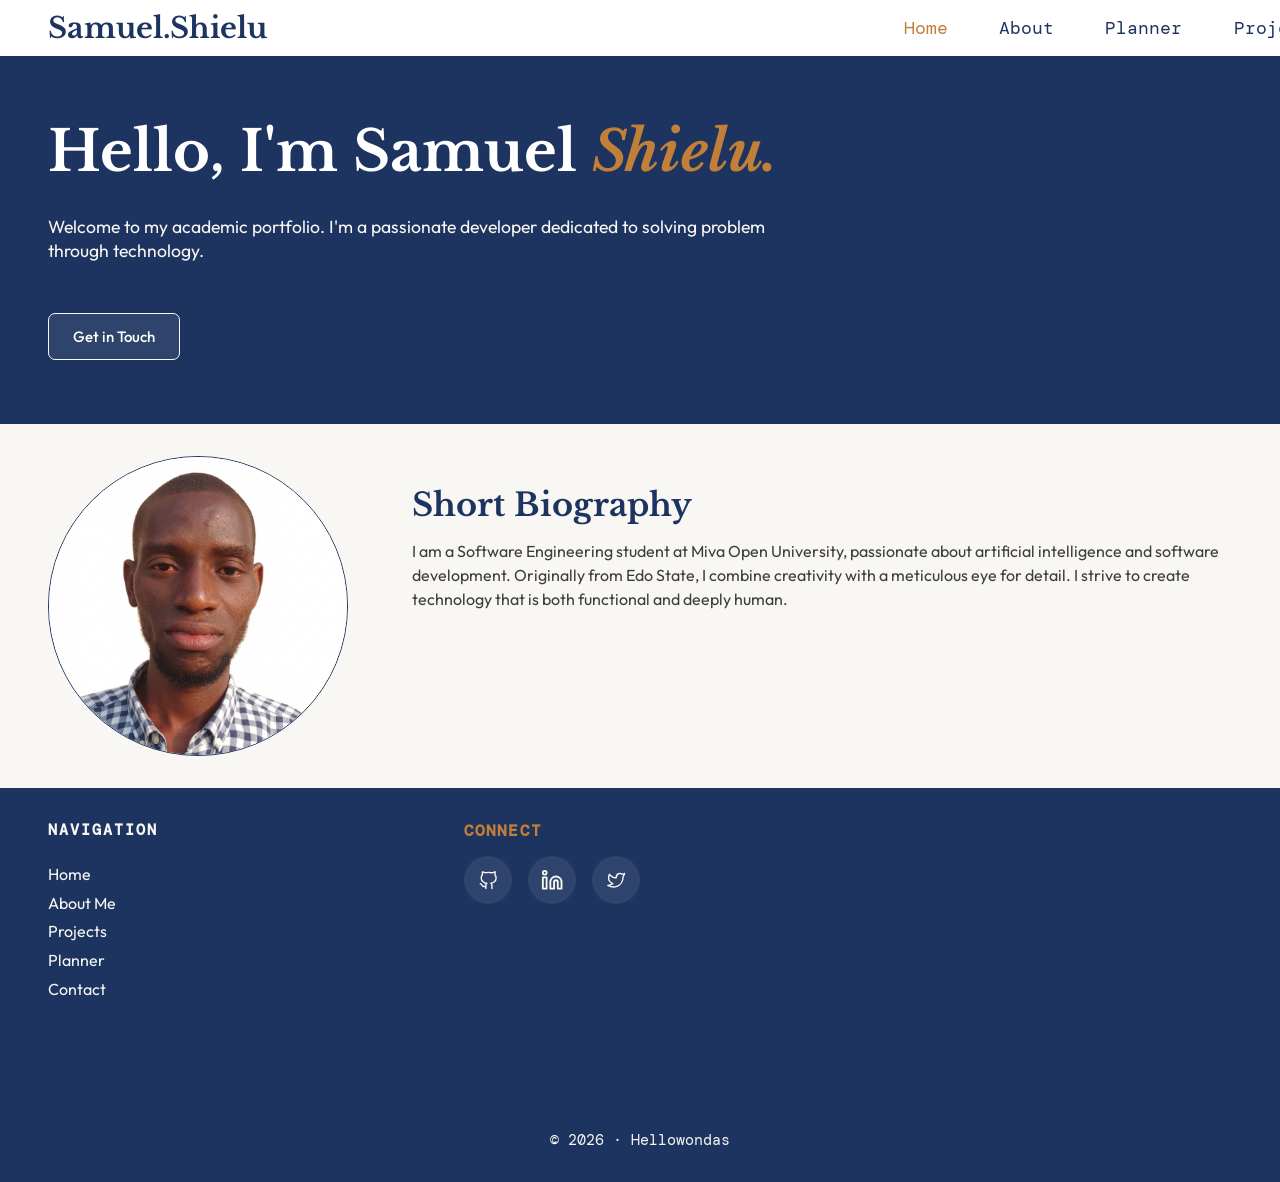
<file: index.html>
<!DOCTYPE html>
<html lang="en">
<head>
  <meta charset="UTF-8">
  <meta name="viewport" content="width=device-width, initial-scale=1.0">
  <meta name="description" content="Portfolio of Samuel Shielu, a frontend developer and software engineering student showcasing projects and academic work.">
  <title>Samuel | Portfolio</title>

  <link rel="stylesheet" href="styles.css">
  <link rel="stylesheet" href="https://cdn.jsdelivr.net/npm/boxicons@2.0.5/css/boxicons.min.css">
</head>
<body>
  <div id="header-container"></div>
  <script>
    // For Header
    fetch('./assets/header.html')
      .then(response => response.text())
      .then(data => {
        document.getElementById('header-container').innerHTML = data;
      });
  </script>
  <main>
    <section class="welcome">
      <div class="my_intro">
        <h1>Hello, I'm Samuel <span>Shielu.</span></h1>
        <p>Welcome to my academic portfolio. I'm a passionate developer dedicated to solving problem through technology.</p>
        <div class="btn-wrapper">
          <a class="button" href="contact.html">Get in Touch</a>
        </div>
      </div>
    </section>

    <section class="biography">
      <div class="img_frame">
        <img src="assets/images/photo.jpg" alt="Portrait of Samuel Shielu">
      </div>

      <div class="my_bio">
        <h2>Short Biography</h2>
        <p>I am a Software Engineering student at Miva Open University, passionate about artificial intelligence and software development. Originally from Edo State, I combine creativity with a meticulous eye for detail. I strive to create technology that is both functional and deeply human.</p>
      </div>
    </section>
  </main>

  <div id="footer-container"></div>
  <script>
    // For Footer
    fetch('./assets/footer.html')
      .then(response => response.text())
      .then(data => {
        document.getElementById('footer-container').innerHTML = data;
        /* call function from main.js after header loads */
        initApp();
      });
  </script>
  <script src="./assets/main.js"></script>
</body>
</html>
</file>
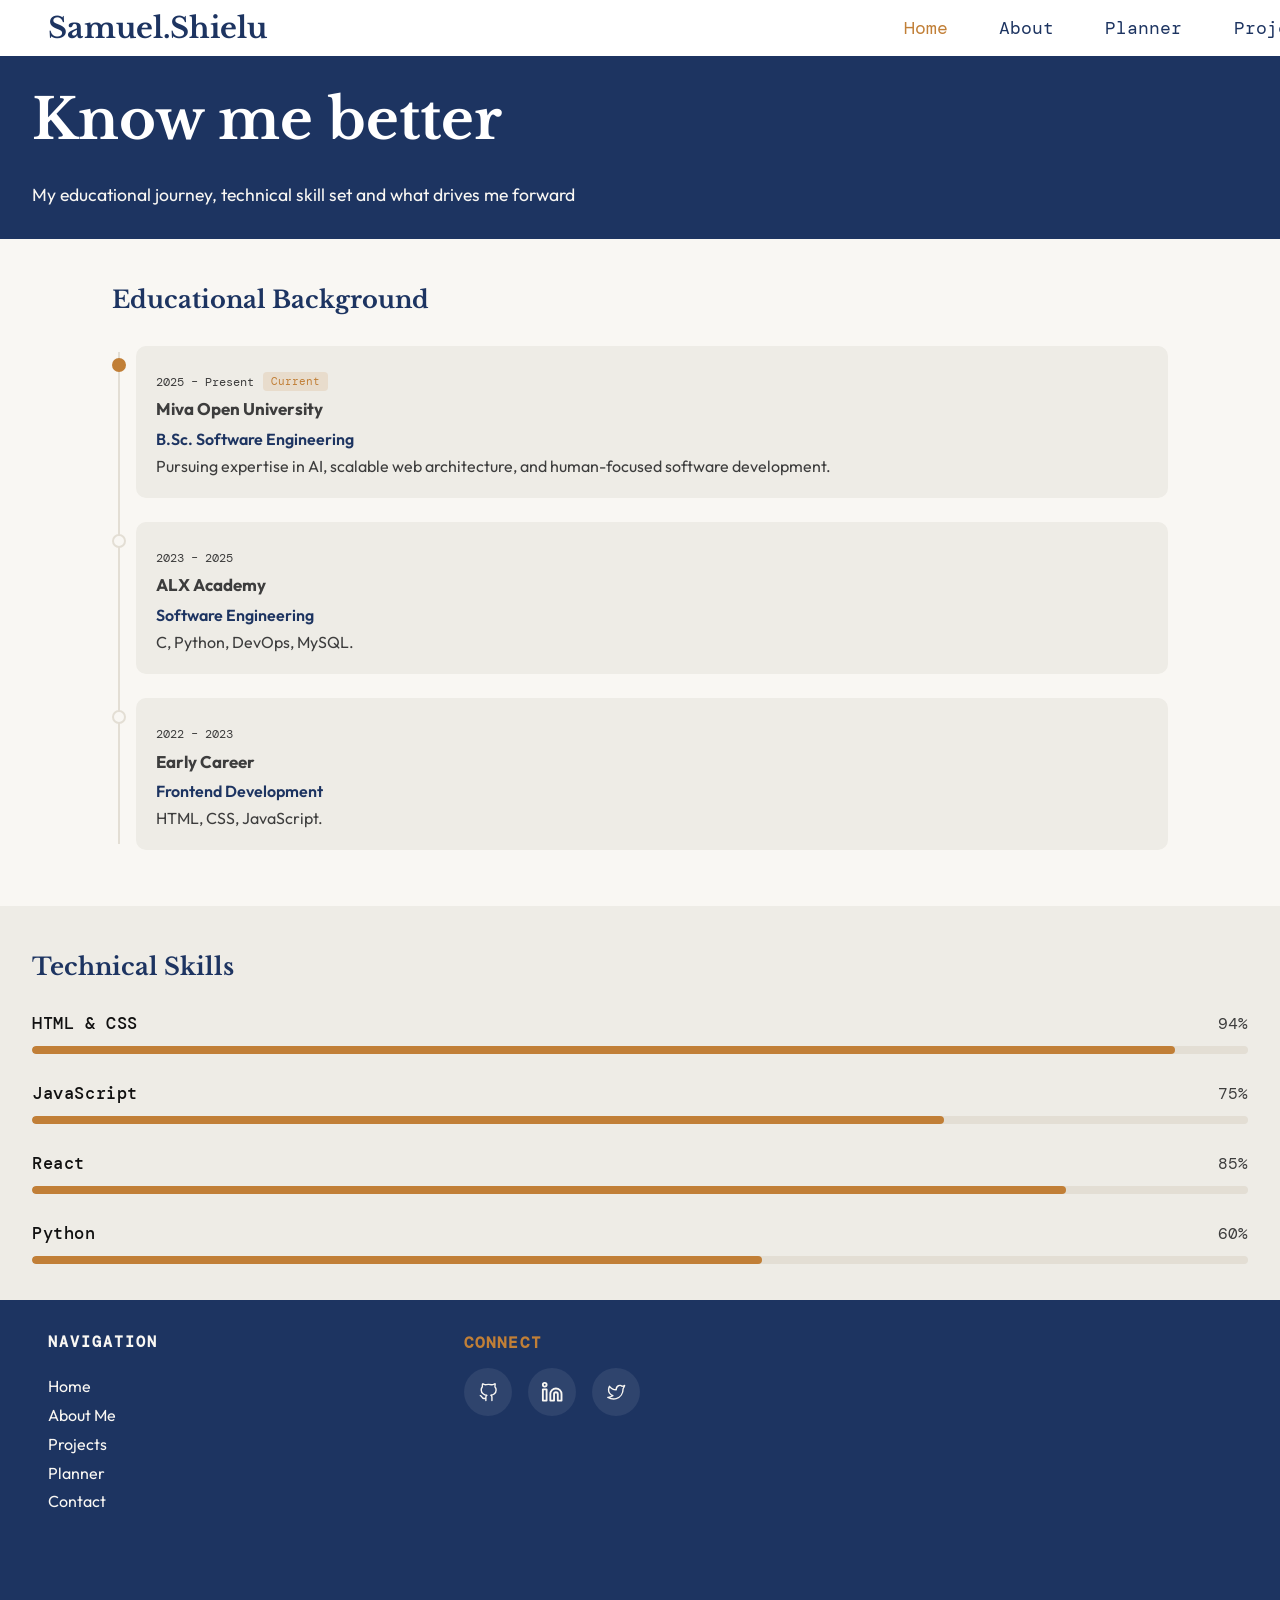
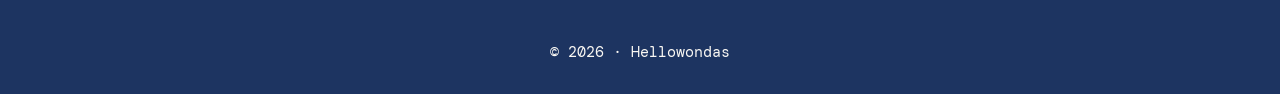
<file: about.html>
<!DOCTYPE html>
<html lang="en">
<head>
  <meta charset="UTF-8">
  <meta name="viewport" content="width=device-width, initial-scale=1.0">
  <meta name="description" content="Portfolio of Samuel Shielu, a frontend developer and software engineering student showcasing projects and academic work.">
  <title>About Me | Sam's Portfolio</title>
  
  <link rel="stylesheet" href="styles.css">
  <link rel="stylesheet" href="https://cdn.jsdelivr.net/npm/boxicons@2.0.5/css/boxicons.min.css">
</head>
<body>
  <div id="header-container"></div>
  <script>
    // For Header
    fetch('./assets/header.html')
      .then(response => response.text())
      .then(data => {
        document.getElementById('header-container').innerHTML = data;
      });
  </script>
  <main>
    <section class="welcome1">
      <div class="my_intro1">
        <h1>Know me better</h1>
        <p>My educational journey, technical skill set and what drives me forward</p>
      </div>
    </section>
 
    <section class="know_me">
      <div class="container">
        <div class="edu_bg">
          <h2>Educational Background</h2>
        </div>

        <ol class="timeline" aria-label="Education timeline">

          <li class="timeline_item is_current">
            <div class="timeline_dot" aria-hidden="true"></div>
            <div class="timeline_card">
              <div class="timeline_meta">
                <span class="mono">2025 &ndash; Present</span>
                <span class="tag tag-accent">Current</span>
              </div>
              <h3>Miva Open University</h3>
              <p class="timeline_sub">B.Sc. Software Engineering</p>
              <p>Pursuing expertise in AI, scalable web architecture, and human-focused software development.</p>
            </div>
          </li>

          <li class="timeline_item">
            <div class="timeline_dot" aria-hidden="true"></div>
            <div class="timeline_card">
              <div class="timeline_meta">
                <span class="mono">2023 &ndash; 2025</span>
              </div>
              <h3>ALX Academy</h3>
              <p class="timeline_sub">Software Engineering</p>
              <p>C, Python, DevOps, MySQL.</p>
            </div>
          
          <li class="timeline_item">
            <div class="timeline_dot" aria-hidden="true"></div>
            <div class="timeline_card">
              <div class="timeline_meta">
                <span class="mono">2022 &ndash; 2023</span>
              </div>
              <h3>Early Career</h3>
              <p class="timeline_sub">Frontend Development</p>
              <p>HTML, CSS, JavaScript.</p>
            </div>
          </li>
        </ol>
      </div>
    </section>

    <section class="my_skills">
      <div class="tech_skills">
        <h3>Technical Skills</h3>
      </div>

      <ul class="the_skills" aria-label="skills proficency">
        <li class="skill">
          <div class="skill_row">
            <span class="skill_name">HTML &amp; CSS </span>
            <span class="skill_pct">94%</span>

            <div class="skill_prg">
              <div class="skill_fill" style="--pct:94%"></div>
            </div>
          </div>
        </li>

        <li class="skill">
          <div class="skill_row">
            <span class="skill_name">JavaScript</span>
            <span class="skill_pct">75%</span>

            <div class="skill_prg">
              <div class="skill_fill" style="--pct:75%"></div>
            </div>
          </div>
        </li>

        <li class="skill">
          <div class="skill_row">
            <span class="skill_name">React</span>
            <span class="skill_pct">85%</span>

            <div class="skill_prg">
              <div class="skill_fill" style="--pct:85%"></div>
            </div>
          </div>
        </li>

        <li class="skill">
          <div class="skill_row">
            <span class="skill_name">Python</span>
            <span class="skill_pct">60%</span>

            <div class="skill_prg">
              <div class="skill_fill" style="--pct:60%"></div>
            </div>
          </div>
        </li>
      </ul>
    </section>
  </main>
  <div id="footer-container"></div>
  <script>
    // For Footer
    fetch('./assets/footer.html')
      .then(response => response.text())
      .then(data => {
        document.getElementById('footer-container').innerHTML = data;
        /* call function from main.js after header loads */
        initApp();
      });
  </script>
  <script src="./assets/main.js"></script>
</body>
</html>
</file>
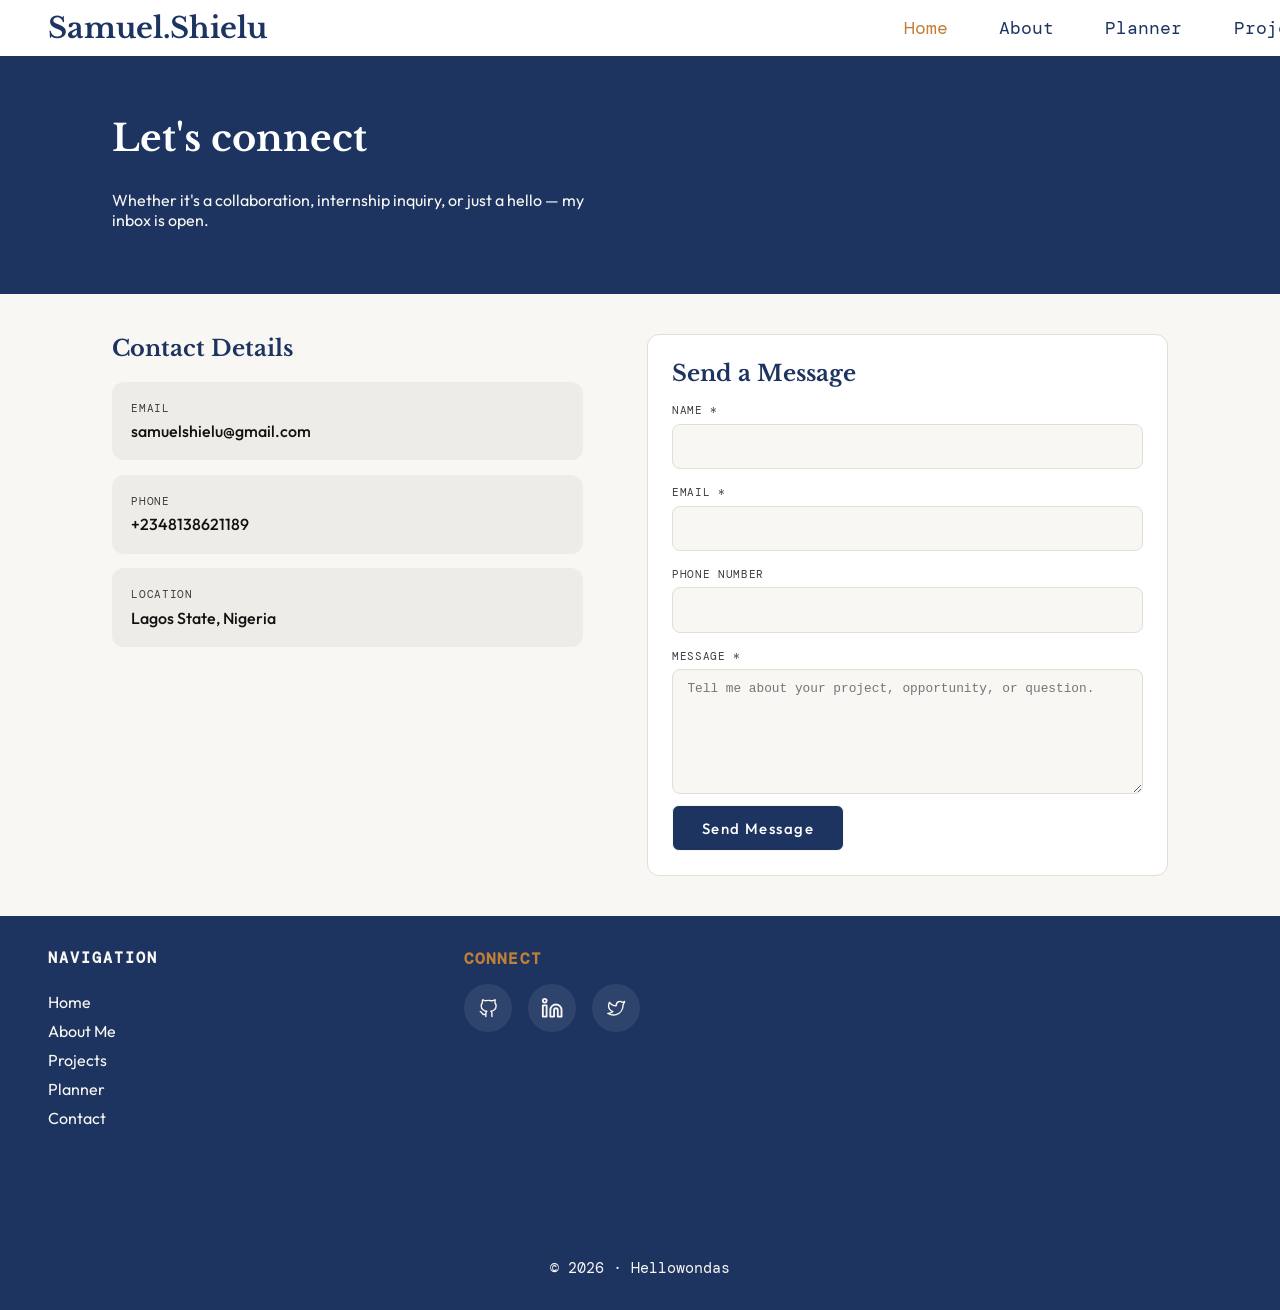
<file: contact.html>
<!DOCTYPE html>
<html lang="en">
<head>
  <meta charset="UTF-8">
  <meta name="viewport" content="width=device-width, initial-scale=1.0">
  <meta name="description" content="Portfolio of Samuel Shielu, a frontend developer and software engineering student showcasing projects and academic work.">
  <title>Contact | Sam's Portfolio</title>
  
  <link rel="stylesheet" href="styles.css">
  <link rel="stylesheet" href="https://cdn.jsdelivr.net/npm/boxicons@2.0.5/css/boxicons.min.css">
</head>
<body>
  <div id="header-container"></div>
  <script>
    // For Header
    fetch('./assets/header.html')
      .then(response => response.text())
      .then(data => {
        document.getElementById('header-container').innerHTML = data;
      });
  </script>

  <main class="main">
    <section class="ss_work">
      <div class="container">
        <h1>Let's connect</h1>
        <p>Whether it's a collaboration, internship inquiry, or just a hello &mdash; my inbox is open. </p>
      </div>
    </section>

    <section class="sect">
      <div class="container">
        <div class="contact_grid">
          <div class="contact_info">
            <h2>Contact Details</h2>
  
            <a class="info_card" href="mailto:samuelshielu@gmail.com">
              <span class="info_body">
                <span class="info_label">EMAIL</span>
                <span class="info_value">samuelshielu@gmail.com</span>
              </span>
            </a>

            <a class="info_card" href="tel:+2348138621189">
              <span class="info_body">
                <span class="info_label">PHONE</span>
                <span class="info_value">+2348138621189</span>
              </span>
            </a>

            <div class="info_card">
              <span class="info_body">
                <span class="info_label">LOCATION</span>
                <span class="info_value">Lagos State, Nigeria</span>
              </span>
            </div>
          </div>

          <form class="contact_form" id="contact-form" novalidate>
            <h2>Send a Message</h2>

            <div class="field">
              <label for="c-name">NAME <span aria-hidden="true">*</span></label>

              <input id="c-name" name="name" type="text" required aria-required="true" aria-describedby="c-name-err">

              <p class="field_err" id="c-name-err" hidden>Please enter your name.</p>
            </div>

            <div class="field">
              <label for="c-email">EMAIL <span aria-hidden="true">*</span></label>

              <input id="c-email" name="email" type="email" required aria-required="true" aria-describedby="c-email-err">

              <p class="field_err" id="c-email-err" hidden>Please enter a valid email.</p>
            </div>

            <div class="field">
              <label for="c-phone">PHONE NUMBER</label>
              <input id="c-phone" name="phone" type="tel">
            </div>

            <div class="field">
              <label for="c-message">MESSAGE <span aria-hidden="true">*</span></label>

              <textarea id="c-message" name="message" rows="5" required aria-required="true" aria-describedby="c-message-err" placeholder="Tell me about your project, opportunity, or question."></textarea>

              <p class="field_err" id="c-message-err" hidden>Please write a short message.</p>
            </div>

            <button type="submit" class="button">
              <span>Send Message</span>
            </button>

            <p class="form_status" id="form-status" role="status" aria-live="polite"></p>
          </form>
        </div>
      </div>
    </section>
  </main>

  <div id="footer-container"></div>
  <script>
    // For Footer
    fetch('./assets/footer.html')
      .then(response => response.text())
      .then(data => {
        document.getElementById('footer-container').innerHTML = data;
        /* call function from main.js after header loads */
        initApp();
      });
  </script>

  <script src="./assets/main.js"></script>
  <script src="./assets/planner.js"></script>
</body>
</html>
</file>
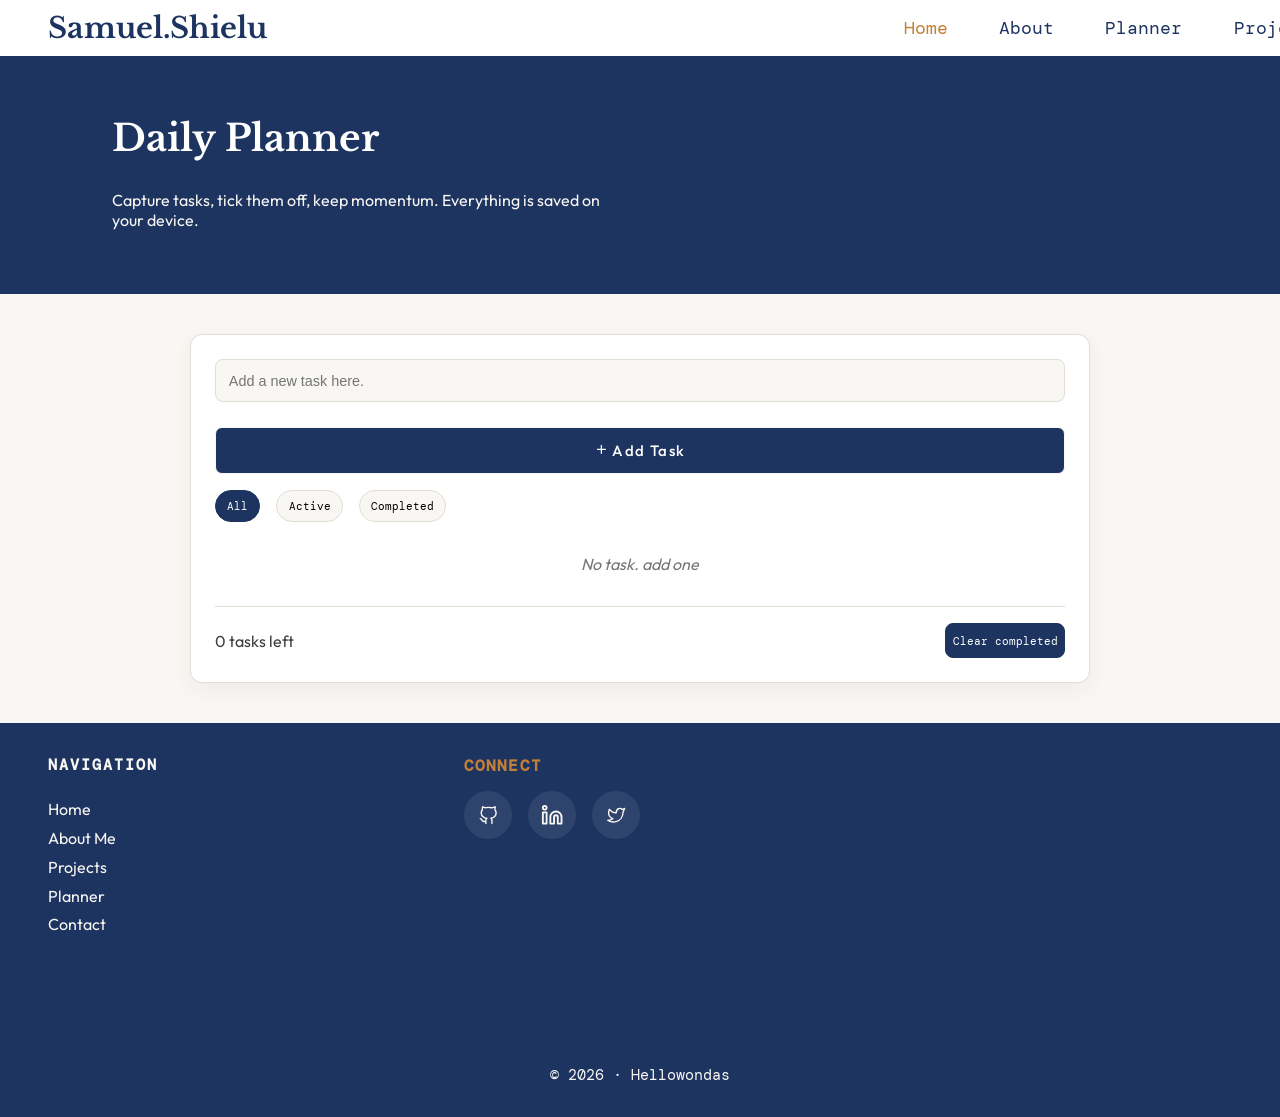
<file: planner.html>
<!DOCTYPE html>
<html lang="en">
<head>
  <meta charset="UTF-8">
  <meta name="viewport" content="width=device-width, initial-scale=1.0">
  <meta name="description" content="Portfolio of Samuel Shielu, a frontend developer and software engineering student showcasing projects and academic work.">
  <title>Planner | Sam's Portfolio</title>
  
  <link rel="stylesheet" href="styles.css">
  <link rel="stylesheet" href="https://cdn.jsdelivr.net/npm/boxicons@2.0.5/css/boxicons.min.css">
</head>
<body>
  <div id="header-container"></div>
  <script>
    //For Header
    fetch('./assets/header.html')
      .then(response => response.text())
      .then(data => {
        document.getElementById('header-container').innerHTML = data;
      });
  </script>

  <main id="main">
    <section class="ss_work">
      <div class="container">
        <h1>Daily Planner</h1>
        <p>Capture tasks, tick them off, keep momentum. Everything is saved on your device. </p>
      </div>
    </section>

    <section class="sect">
      <div class="container">
        <div class="planner_card">

          <form class="planner_form" id="planner-form" novalidate>
  
            <label for="task-input"class="visually-hidden">new task</label>
            <input
              type="text"
              id="task-input"
              class="input"
              placeholder="Add a new task here."
              autocomplete="off"
              maxlength="140"
              required
            >
            <button  type="submit" class="button">
              <i class="bx bx-plus" aria-hidden="true"></i>
              <span>Add Task</span>
            </button>
          </form>

          <div class="planner_toolbar" aria-label="tab buttons">
            <button class="chip is-active" role="tab" aria-pressed="true" data-filter="all">All</button>
            <button class="chip" role="tab" aria-pressed="false" data-filter="active">Active</button>
            <button class="chip" role="tab" aria-pressed="false"  data-filter="completed">Completed</button>
          </div>

          <ul class="task_list" id="task-list" aria-live="polite" aria-label="current tasks"></ul>
          <p class="empty_state" id="empty-state" hidden>
            No task. Add one</p>

          <div class="planner_footer" >
            <span id="task-count" class="mono">0 tasks</span>
            <button type="button" class="clr_btn" id="clear-completed">Clear completed</button>
          </div>
        </div>
      </div>
    </section>
  </main>

  <div id="footer-container"></div>
  <script>
    // For Footer
    fetch('./assets/footer.html')
      .then(response => response.text())
      .then(data => {
        document.getElementById('footer-container').innerHTML = data;
        /* call function from main.js after header loads */
        initApp();
      });
  </script>

  <script src="./assets/main.js"></script>
  <script src="./assets/planner.js"></script>
</body>
</html>
</file>
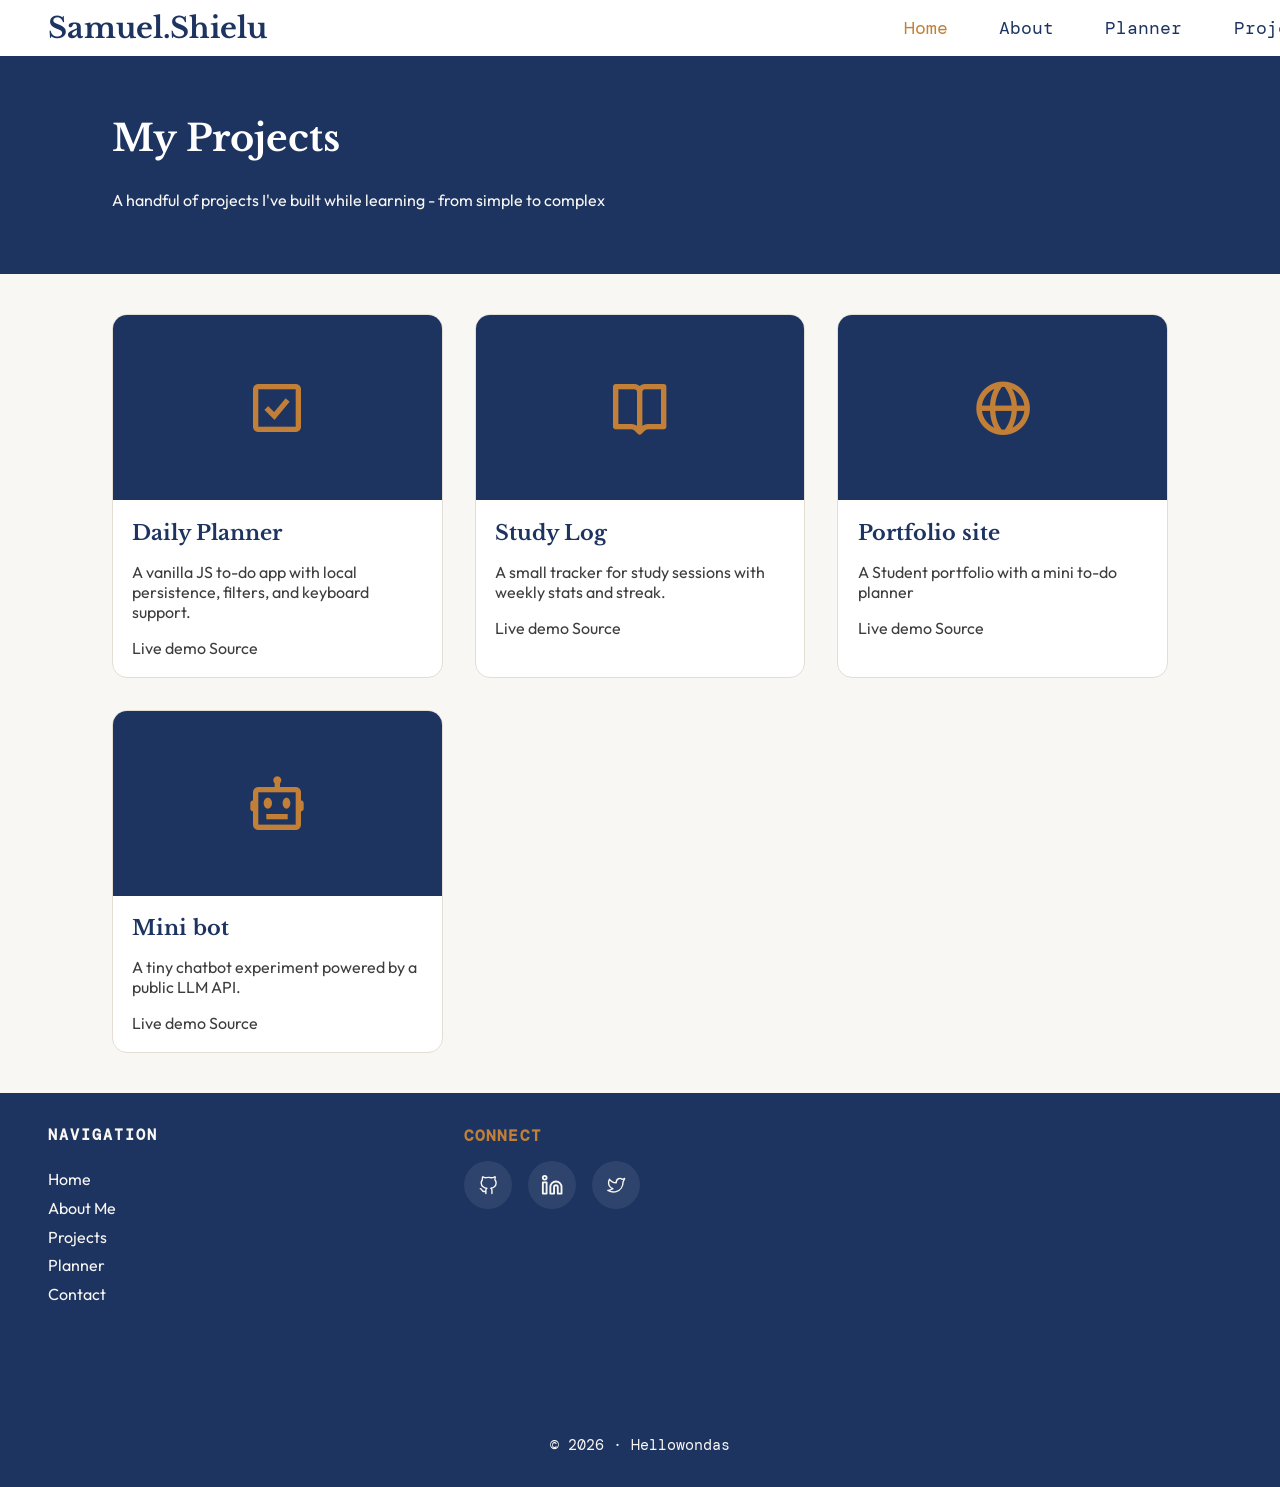
<file: projects.html>
<!DOCTYPE html>
<html lang="en">
<head>
  <meta charset="UTF-8">
  <meta name="viewport" content="width=device-width, initial-scale=1.0">
  <meta name="description" content="Portfolio of Samuel Shielu, a frontend developer and software engineering student showcasing projects and academic work.">
  <title>Projects | Sam's Portfolio</title>
  
  <link rel="stylesheet" href="styles.css">
  <link rel="stylesheet" href="https://cdn.jsdelivr.net/npm/boxicons@2.0.5/css/boxicons.min.css">
</head>
<body>
  <div id="header-container"></div>
  <script>
    // For Header
    fetch('./assets/header.html')
      .then(response => response.text())
      .then(data => {
        document.getElementById('header-container').innerHTML = data;
      });
  </script>

  <main class="main">
    <section class="ss_work">
      <div class="container">
        <h1>My Projects</h1>
        <p>A handful of projects I've built while learning - from simple to complex </p>
      </div>
    </section>

    <section class="sect">
      <div class="container">
        <div class="proj_grid">

          <article class="proj_card">
            <div class="project_img"><i class="bx bx-check-square" aria-hidden="true"></i>
            </div>

            <div class="project_info">
              <h3>Daily Planner</h3>
              <p>A vanilla JS to-do app with local persistence, filters, and keyboard support.</p>

              <div class="project_links">
                <a href="#" class="link_btn">Live demo</a>
                <a href="#" class="link_btn muted">Source</a>
              </div>
            </div>
          </article>

          <article class="proj_card">
            <div class="project_img"><i class="bx bx-book-open" aria-hidden="true"></i>
            </div>

            <div class="project_info">
              <h3>Study Log</h3>
              <p>A small tracker for study sessions with weekly stats and streak.</p>

              <div class="project_links">
                <a href="#" class="link_btn">Live demo</a>
                <a href="#" class="link_btn muted">Source</a>
              </div>
            </div>
          </article>

          <article class="proj_card">
            <div class="project_img"><i class="bx bx-globe" aria-hidden="true"></i>
            </div>

            <div class="project_info">
              <h3>Portfolio site</h3>
              <p>A Student portfolio with a mini to-do planner</p>

              <div class="project_links">
                <a href="#" class="link_btn">Live demo</a>
                <a href="#" class="link_btn muted">Source</a>
              </div>
            </div>
          </article>

          <article class="proj_card">
            <div class="project_img"><i class="bx bx-bot" aria-hidden="true"></i>
            </div>

            <div class="project_info">
              <h3>Mini bot</h3>
              <p>A tiny chatbot experiment powered by a public LLM API.</p>

              <div class="project_links">
                <a href="#" class="link_btn">Live demo</a>
                <a href="#" class="link_btn muted">Source</a>
              </div>
            </div>
          </article>
        </div>
      </div>
    </section>
  </main>

  <div id="footer-container"></div>
  <script>
    // For Footer
    fetch('./assets/footer.html')
      .then(response => response.text())
      .then(data => {
        document.getElementById('footer-container').innerHTML = data;
        /* call function from main.js after header loads */
        initApp();
      });
  </script>

  <script src="./assets/main.js"></script>
</body>
</html>
</file>
<file: styles.css>
@import url('https://fonts.googleapis.com/css2?family=DM+Mono:wght@400;500&family=Libre+Baskerville:ital,wght@0,700;1,400&family=Outfit:wght@400;500;600;700&display=swap');


* {
  margin: 0;
  padding: 0;
  box-sizing: border-box;
}

:root {
  /*=== COLORS ===*/
  --first-color: #F9F7F3;
  --second-color: #1D3461;
  --text-color: #C17F37;
  --white-head: #FFFFFF;
  --btn-color: #FFFFFF14;
  --body-color: #3D3D3D;
  --border-color: #E3DED4;
  --second-bg: #EEECE6;
  
  /*=== TOPOGRAPHY ===*/
  --body-font: "Outfit", sans-serif;
  --big-fonts-size: 2rem;
  --h2-font-size: 1.27rem;
  --normal-font-size: 0.938rem;
  --smaller-font-size: 0.75rem;
  
  --mg-2: 1rem;
  --mg-3: 1.5rem;
  --mg-4: 2rem;
  --mg-5: 2.5rem;
  --mg-6: 3rem;
  
  /* remove blue touches on button clicks */
  -webkit-tap-highlight-color: transparent;
}

html { scroll-behavior: smooth; }

body {
  font-family: var(--body-font);
  color: var(--body-color);
  background: var(--first-color);
  padding-top: 3.125rem;
  margin: 0;
}


.container {
  width: 100%;
  max-width: 70rem;
  margin-inline: auto;
  padding: 0 1rem;
}


.visually-hidden {
  position: absolute !important;
  width: 1px; height: 1px;
  padding: 0; margin: -1px;
  overflow: hidden; clip: rect(0,0,0,0);
  white-space: nowrap; border: 0;
}


a { color: inherit; }
a:focus-visible,
button:focus-visible,
input:focus-visible,
textarea:focus-visible {
  outline: 2px solid var(--text-color);
  outline-offset: 2px;
}


/*==== HEADER SECTION ====*/
.header {
  max-width: 100%;
  height: auto;
  background-color: var(--first-color);
  padding: var(--mg-3);
}


.nav_grid {
  display: flex;
  justify-content: space-between;
  align-items: center;
  height: 3.125rem;
  
  position: fixed;
  top: 0;
  left: 0;
  right: 0;
  padding: 0 1rem;
  z-index: 1000;
  background-color: var(--white-head);
}


.logo_name a {
  font-family: "Libre Baskerville";
  font-weight: 700;
  font-size: var(--h2-font-size);
  color: var(--second-color);
  text-decoration: none;
}


.nav_bar {
  background: var(--white-head);
  display: flex;
  flex-direction: column;
  list-style: none;
  padding: 2rem;
  
  position: fixed;
  max-width: 20rem;
  width: 75%;
  height: 100%;
  top: 0;
  right: 0;
  transform: translateX(100%);
  transition: transform 0.3s ease;
}


.nav_bar.opened { transform: translateX(0); }

.nav_bar li {
  font-family: "DM Mono", sans-serif;
  font-size: var(--mg-3);
  display: flex;
  margin: 1.25rem auto;
}


.nav_bar a {
  text-decoration: none;
  color: var(--second-color);
}
.nav_bar a.is-active { color: var(--text-color); }


.hamburger {
  font-size: 2.3rem;
  border: none;
  background: var(--white-head);
  cursor: pointer;
  z-index: 10;
}


/*==== WELCOME SECTION ====*/
.welcome, 
.welcome1 {
  background-color: var(--second-color);
  padding: var(--mg-4);
  margin-top: -3.125rem;
}


.my_intro h1, 
.my_intro1 h1 {
  font-family: "Libre Baskerville", sans-serif;
  font-size: 2.3rem;
  color: var(--white-head);
  max-width: 12rem;
  width: 100%;
  line-height: 1.1;
}


.my_intro span {
  font-family: "Libre Baskerville", sans-serif;
  font-style: italic;
  color: var(--text-color);
}


.my_intro p,
.my_intro1 p {
  font-family: var(--body-font);
  font-size: var(--mg-2);
  color: var(--first-color);
  line-height: 1.5rem;
  margin-top: 1.875rem;
}


.btn-wrapper { margin-top: 3.125rem; }
.button {
  font-family: var(--body-font);
  font-size: var(--normal-font-size);
  font-weight: 500;
  background-color: var(--btn-color);
  color: var(--white-head);
  padding: 0.8rem 1.5rem;
  border: 1px solid var(--first-color);
  border-radius: 0.4375rem;
  text-decoration: none;
  cursor: pointer;
  display: inline-block;
}


.button:hover {
  background-color: var(--text-color);
  color: var(--second-color);
}


/*==== BIOGRAPHY SECTION ====*/
.biography, 
.know_me {
  background-color: var(--first-color);
  padding: var(--mg-4);
}


.biography {
  display: flex;
  flex-direction: column;
  gap: 2rem;
}


.img_frame {
  width: 100%;
  max-width: 15.625rem;
  aspect-ratio: 1;
  overflow: hidden;
  margin: 0 auto;
  border-radius: 50%;
  border: 1px solid var(--second-color);
}


.img_frame img {
  width: 100%;
  height: 100%;
  object-fit: cover;
  display: block;
}


.my_skills { 
  background: var(--second-bg); 
  padding: 2rem;
}


.my_bio h2,
.edu_bg h2,
.tech_skills h3 {
  color: var(--second-color);
  line-height: 1.1;
  font-family: "Libre Baskerville", sans-serif;
}


.my_bio h2 {
  font-size: 1.5rem;
  margin-top: var(--mg-4);
}


.edu_bg h2,
.tech_skills h3 {
  font-size: 1.5rem;
  margin-top: var(--mg-2);
}


.tech_skills h3 { margin-bottom: 2rem; }


.my_bio p {
  font-family: var(--body-font);
  font-size: var(--mg-2);
  color: var(--body-color);
  line-height: 1.5;
  margin: 1rem 0;
}


/*==== FOOTER SECTION ====*/
.pages {
  font-family: var(--body-font);
  background-color: var(--second-color);
  padding: var(--mg-4);

  display: grid;
  grid-template-columns: 1fr;
  gap: 2rem;
}


.my_footer h3 {
  font-family: "DM Mono", Outfit;
  text-transform: uppercase;
  font-size: var(--normal-font-size);
  color: var(--first-color);
  letter-spacing: 0.125rem;
}


.page_list {
  list-style-type: none;
  padding-left: 0;
  margin: 1.25rem 0 1.875rem 0;
  line-height: 1.8;
}


.page_list a { 
  text-decoration: none; 
  color: var(--first-color); 
}

.page_list a:hover { color: var(--text-color); }


.wrap_socials h4 {
  font-family: "DM Mono", Outfit;
  color: var(--text-color);
  text-transform: uppercase;
  letter-spacing: 0.06875rem;
}


.in_socials {
  display: flex;
  gap: 1rem;
}
.in_socials a {
  background-color: var(--btn-color);
  color: var(--first-color);
  height: clamp(2.5rem, 6vw, 3rem);
  width: clamp(2.5rem, 6vw, 3rem);
  font-size: clamp(1.2rem, 4vw, 1.4rem);
  margin-top: 0.9375rem;
  border-radius: 50%;
  text-decoration: none;
  display: flex;
  justify-content: center;
  align-items: center;
}
.in_socials a:hover {
  background-color: var(--text-color);
  color: var(--second-color);
}


.author {
  font-family: "DM Mono", Outfit;
  font-size: var(--normal-font-size);
  color: var(--first-color);
  text-align: center;
  margin-top: var(--mg-4);
  grid-column: 1 / -1;
}


/*==== ABOUT.HTML PAGE ====*/
.timeline {
  list-style: none;
  position: relative;
  padding-left: 1.5rem;
  margin-top: var(--mg-4);
}


.timeline::before {
  content: "";
  background-color: var(--border-color);
  position: absolute;
  top: 0.375rem;
  bottom: 0.375rem;
  left: 0.375rem;
  width: 0.125rem;
}


.timeline_item {
  position: relative;
  margin-bottom: 1.5rem;
}


.timeline_dot {
  background-color: var(--first-color);
  border: 2px solid var(--border-color);
  position: absolute;
  top: 0.75rem;
  left: -1.5rem;
  height: 0.875rem;
  width: 0.875rem;
  border-radius: 50%;
}


.timeline_item.is_current .timeline_dot {
  background-color: var(--text-color);
  border-color: var(--text-color);
}


.timeline_card {
  background-color: var(--second-bg);
  font-family: var(--body-font);
  padding: 1.25rem;
  line-height: 1.8;
  border-radius: 0.625rem;
}


.timeline_meta .mono {
  font-family: "DM Mono", sans-serif;
  font-size: var(--smaller-font-size);
  color: var(--body-color);
}


.timeline_meta .tag {
  background-color: rgba(193,127,55,0.15);
  color: var(--text-color);
  padding: 0.15rem 0.5rem;
  border-radius: 0.25rem;
  font-size: 0.7rem;
  font-family: "DM Mono", sans-serif;
  margin-left: 0.37rem;
}
.timeline_card h3 {
  font-weight: 700;
  font-size: 1.06rem;
}
.timeline_sub {
  color: var(--second-color);
  font-weight: 600;
}

.timeline_sub + p { line-height: 1.5; }


/*==== TECH SKILLS ====*/
.the_skills {
  display: flex;
  flex-direction: column;
  gap: 2.8rem;
  list-style: none;
  margin-bottom: 1.5rem;
}


.skill_row {
  display: flex;
  justify-content: flex-start;
  align-items: center;
  position: relative;
}


.skill_pct {
  margin-left: auto;
  font-family: "DM Mono", sans-serif;
  color: var(--body-color);
} 


.skill_name {
  color: #111;
  font-weight: 500;
  font-size: 1.0625rem;
  font-family: "DM Mono", sans-serif;
  letter-spacing: 0.0375rem;
}


.skill_prg {
  background-color: var(--border-color);
  height: 0.5rem;
  width: 100%;
  overflow: hidden;
  border-radius: 999px;
  position: absolute;
  bottom: -1.25rem;
}


.skill_fill {
  background-color: var(--text-color);
  width: var(--pct, 0%);
  height: 100%;
  border-radius: 999px;
}


/*==== MAIN SECTION ====*/
.ss_work {
  background-color: var(--second-color);
  padding: var(--mg-5) var(--mg-4);
  
  margin-top: -3.125rem;
}


.ss_work h1 {
  font-family: "Libre Baskerville", sans-serif;
  color: var(--white-head);
  font-size: 2.3rem;
  line-height: 1.1;
}


.ss_work p {
  font-family: "Outfit";
  color: var(--first-color);
  margin-top: var(--mg-4);
  max-width: 46ch;
}


/*==== PROJECT SECTION ====*/
.sect {
  background: var(--first-color);
  padding: var(--mg-5) var(--mg-4); 
}


.proj_grid {
  display: grid;
  grid-template-columns: 1fr;
  gap: 1.3rem;
}


.proj_card {
  background-color: var(--white-head);
  border-radius: 0.9375rem;
  display: flex;
  flex-direction: column;
  border: 1px solid var(--border-color);
  overflow: hidden;
}


.project_img {
  background-color: var(--second-color);
  color: var(--text-color);
  display: flex;
  justify-content: center;
  align-items: center;
  font-size: 3rem;
  aspect-ratio: 16/9;
}


.project_info {
  padding: 1.2rem;
  display: flex;
  flex-direction: column;
  gap: 1rem;
}


.project_info h3 {
  color: var(--second-color);
  font-family: "Libre Baskerville", sans-serif;
  font-size: 1.3rem;
}


.project_info p { 
  font-family: "Outfit", sans-serif; 
  color: var(--body-color); 
}


.link_btn { 
  text-decoration: none; 
  color: var(--body-color); 
}


/*==== CONTACT ====*/
.contact_info h2 {
  color: var(--second-color);
  font-family: "Libre Baskerville", sans-serif;
  margin-bottom: 1.2rem;
  font-size: 1.4rem;
}


.contact_grid {
  display: flex;
  flex-direction: column;
  gap: 1.8rem;
}


.info_card {
  display: flex;
  align-items: center;
  margin-bottom: 0.9rem;
  background: var(--second-bg);
  padding: 1.2rem;
  border-radius: 0.75rem;
  text-decoration: none;
}


.info_body {
  display: flex;
  flex-direction: column;
  justify-content: center;
  gap: 0.4rem;
}


.info_label {
  color: var(--body-color);
  font-family: "DM Mono", sans-serif;
  font-size: 0.7rem;
  letter-spacing: 0.06em;
}


.info_value { 
  color: #111; 
  font-family: "Outfit", sans-serif;
  font-weight: 500;
  font-size: 1rem;
}


.contact_form {
  background-color: var(--white-head);
  border-radius: 0.75rem;
  padding: 1.5rem;
  border: 1px solid var(--border-color);
}


.contact_form h2 {
  color: var(--second-color);
  font-family: "Libre Baskerville", sans-serif;
  font-size: 1.4rem;
}


.contact_form .field {
  border-radius: 0.75rem;
  display: flex;
  flex-direction: column;
  margin-top: 1rem;
}


.field label {
  color: var(--body-color);
  font-family: "DM Mono", sans-serif;
  font-size: 0.7rem;
  letter-spacing: 0.06em;
}


.field input,
.field textarea {
  margin-top: 0.4rem;
  background-color: var(--first-color);
  padding: 0.7rem 0.9rem;
  border: 1px solid var(--border-color);
  border-radius: 0.5rem;
  color: var(--body-color);
  font-size: 1.1rem;
}


.field textarea { 
  resize: vertical; 
  min-height: 7.5rem; 
}


textarea::placeholder { font-size: 0.8rem; }


.field input:focus,
.field textarea:focus { 
  border: 2px solid var(--text-color); 
  outline: none; 
}


.contact_form .button,
.planner_form .button {
  font-family: var(--body-font);
  font-size: var(--normal-font-size);
  font-weight: 500;
  background-color: var(--second-color);
  color: var(--white-head);
  padding: 0.8rem 1.8rem;
  border: 1px solid var(--first-color);
  border-radius: 0.4375rem;
  text-decoration: none;
  margin-top: 0.7rem;
  cursor: pointer;
}


.contact_form .button:hover,
.planner_form .button:hover {
  background-color: var(--text-color);
  color: var(--second-color);
}


/*==== PLANNER ====*/
.planner_form {
  display: flex;
  flex-direction: column;
  font-family: "Outfit", sans-serif;
  gap: 0.9rem;
}


.planner_card {
  background-color: var(--white-head);
  border: 1px solid var(--border-color);
  box-shadow: 0 6px 20px rgba(29,52,97,0.06);
  border-radius: 0.75rem;
  padding: 1.5rem;
}


.input {
  padding: 0.7rem 0.8rem;
  background-color: var(--first-color);
  border-radius: 0.5rem;
  border: 1px solid var(--border-color);
  font-size: 1rem;
  color: var(--body-color);
}


.input::placeholder { font-size: 0.9rem; }
.input:focus { 
  border: 2px solid var(--text-color); 
  outline: none; 
}


.button span { letter-spacing: 0.09rem; }


.planner_toolbar {
  display: flex;
  justify-content: flex-start;
  align-items: center;
  gap: 0.7rem;
  margin: 1rem 0;
  flex-wrap: wrap;
}


.planner_toolbar .chip {
  font-family: "DM Mono", sans-serif;
  font-size: 0.7rem;
  background-color: var(--first-color);
  border: 1px solid var(--border-color);
  padding: 0.5rem 0.7rem;
  border-radius: 1rem;
  cursor: pointer;
}


.chip.is-active {
  background-color: var(--second-color);
  color: var(--white-head);
  border-color: var(--second-color);
}


.task_list {
  list-style: none;
  display: grid;
  gap: 0.6rem;
}


.task {
  background-color: var(--first-color);
  border: 1px solid var(--border-color);
  padding: 0.75rem 0.9rem;
  border-radius: 0.625rem;
  display: flex;
  align-items: center;
  gap: 1rem;
}


.task input[type="checkbox"] {
  width: 1.25rem; 
  height: 1.25rem;
  cursor: pointer;
  flex-shrink: 0;
}


.task_text { 
  flex: 1; 
  word-break: break-word; 
}


.task.is-done .task_text { 
  text-decoration: line-through; 
  color: var(--body-color); 
  opacity: 0.6; 
}


.task_del {
  background: transparent;
  border: 0;
  color: var(--body-color);
  cursor: pointer;
  font-size: 1.25rem;
  padding: 0.25rem;
  border-radius: 0.375rem;
}


.task_del:hover { 
  color: red; 
  background: rgba(178,34,34,0.08); 
}


.empty_state {
  text-align: center;
  color: var(--body-color);
  opacity: 0.7;
  padding: 1rem 0;
  font-style: italic;
}


.planner_footer {
  display: flex;
  justify-content: space-between;
  align-items: center;
  margin-top: 1rem;
  padding-top: 1rem;
  border-top: 1px solid var(--border-color);
  flex-wrap: wrap;
  gap: 0.5rem;
}


.clr_btn {
  background-color: var(--second-color);
  border: 1px solid var(--second-color);
  color: var(--white-head);
  font-family: "DM Mono", sans-serif;
  font-size: 0.7rem;
  cursor: pointer;
  padding: 0.6rem 0.4rem;
  border-radius: 0.5rem;
}

.link_btn.muted { color: var(--body-color); }


/* ===== TABLET (768px - 1024px) ===== */
@media (min-width: 768px) {
 .logo_name {
    flex-shrink: 0;
  }
  
  
  .nav_grid { 
    padding: 0 2rem;
    gap: 0.5rem;
  }

  .hamburger { 
    display: none; 
  }
  
  .nav_bar {
    position: static;
    transform: none;
    flex-direction: row;
    background: transparent;
    height: auto;
    width: auto;
    padding: 0;
    box-shadow: none;
    margin-right: 2.5rem;
    gap: 1.2rem;
  }

  .nav_bar li { 
    margin: 0;
    font-size: 1rem;
  }

  .welcome, .biography, .sect, .ss_work, .pages { 
    padding-left: 3rem; 
    padding-right: 3rem; 
  }

  .my_intro h1, .my_intro1 h1 {
    font-size: 2.8rem;
    max-width: 100%;
  }

  .biography {
    flex-direction: row;
    align-items: center;
    gap: 3rem;
  }

  .img_frame {
    max-width: 250px;
    flex-shrink: 0;
  }

  .proj_grid {
    grid-template-columns: repeat(2, 1fr);
  }

  .contact_grid {
    flex-direction: row;
    gap: 3rem;
  }

  .contact_info {
    flex: 1;
  }

  .contact_form {
    flex: 1;
  }

  .pages {
    grid-template-columns: repeat(2, 1fr);
    gap: 3rem;
  }

  .author {
    grid-column: 1 / -1;
  }

  .planner_toolbar {
    gap: 1rem;
  }
}

/* ===== DESKTOP (1024px+) ===== */
@media (min-width: 1024px) {
  body {
    padding-top: 3.5rem;
  }

  .container {
    padding: 0 2rem;
  }

  .nav_grid {
    padding: 0 3rem;
    height: 3.5rem;
  }

  .logo_name a {
    font-size: 1.8rem;
  }

  .nav_bar li {
    font-size: 1rem;
  }

  .nav_bar li {
    font-size: 1.1rem;
    margin: 0 0 0 2rem;
  }

  .welcome, .ss_work {
    padding: 4rem 3rem;
  }

  .my_intro h1, .my_intro1 h1 {
    font-size: 3.5rem;
    max-width: 100%;
    line-height: 1.2;
  }

  .my_intro p, .my_intro1 p {
    font-size: 1.1rem;
    max-width: 60ch;
  }

  .biography {
    flex-direction: row;
    align-items: flex-start;
    gap: 4rem;
  }

  .img_frame {
    max-width: 18.75rem;
    min-width: 18.75rem;
  }

  .my_bio h2 {
    font-size: 2rem;
  }

  .proj_grid {
    grid-template-columns: repeat(3, 1fr);
    gap: 2rem;
  }

  .project_img {
    font-size: 4rem;
  }

  .contact_grid {
    flex-direction: row;
    gap: 4rem;
  }

  .contact_info {
    flex: 1;
  }

  .contact_form {
    flex: 1;
  }

  .pages {
    grid-template-columns: repeat(3, 1fr);
    gap: 4rem;
  }

  .planner_card {
    max-width: 56.25rem;
    margin: 0 auto;
  }

  .the_skills {
    gap: 3rem;
  }
}


/* ===== LARGE DESKTOP (1440px+) ===== */
@media (min-width: 1440px) {
  .container {
    max-width: 82.5rem;
  }

  .proj_grid {
    grid-template-columns: repeat(4, 1fr);
  }

  .pages {
    grid-template-columns: repeat(4, 1fr);
  }
}
</file>
